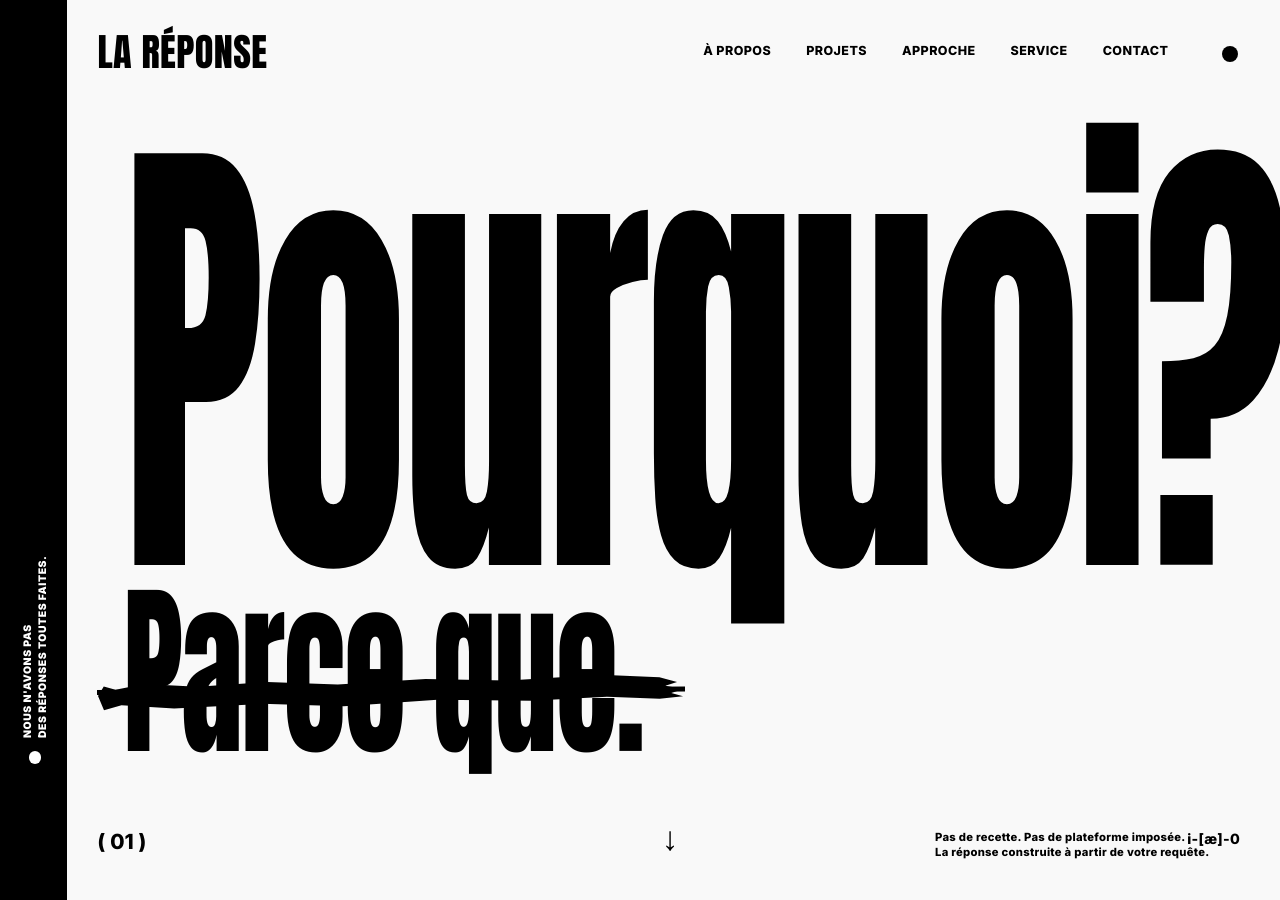
<file: index.html>
<!doctype html>
<html lang="fr">
<head>
  <meta charset="utf-8">
  <meta name="viewport" content="width=device-width, initial-scale=1">

  <meta
    name="description"
    content="La Réponse construit des solutions numériques sobres et sur mesure pour les systèmes, les habitudes et les personnes déjà en place."
  >
  <meta name="author" content="La Réponse">
  <meta name="robots" content="index, follow">
  <meta name="theme-color" content="#f9f9f9">
  <meta name="color-scheme" content="light">
  <meta name="format-detection" content="telephone=no">

  <title>La Réponse | Solutions numériques sur mesure</title>

  <link rel="preconnect" href="https://fonts.googleapis.com">
  <link rel="preconnect" href="https://fonts.gstatic.com" crossorigin>
  <link
    href="https://fonts.googleapis.com/css2?family=Anton&family=Inter:wght@700;800;900&display=swap"
    rel="stylesheet"
  >

  <style>
    :root {
      --paper: #f9f9f9;
      --ink: #000000;
      --white: #ffffff;
    }

    *,
    *::before,
    *::after {
      box-sizing: border-box;
    }

    html,
    body {
      width: 100%;
      min-height: 100%;
      margin: 0;
    }

    html {
      background: var(--paper);
    }

    body {
      overflow: hidden;
      background: var(--paper);
      color: var(--ink);
      font-family: "Inter", Arial, Helvetica, sans-serif;
      font-synthesis: none;
      -webkit-font-smoothing: antialiased;
      text-rendering: geometricPrecision;
    }

    a {
      color: inherit;
    }

    .skip-link {
      position: fixed;
      z-index: 100;
      top: 1rem;
      left: 1rem;
      padding: 0.75rem 1rem;
      background: var(--ink);
      color: var(--white);
      transform: translateY(-200%);
    }

    .skip-link:focus {
      transform: translateY(0);
    }

    /*
      Reference viewport: 1536 × 1024.
      Horizontal measurements use vw.
      Vertical measurements use vh.
    */

    .page {
      position: relative;
      isolation: isolate;
      width: 100vw;
      height: 100vh;
      overflow: hidden;
      background: var(--paper);
    }

    @supports (height: 100svh) {
      .page {
        height: 100svh;
      }
    }

    /* Header */

    .site-header {
      position: absolute;
      z-index: 10;
      top: 0;
      right: 0;
      left: 5.208333vw;
      height: 12vh;
      display: flex;
      align-items: flex-start;
      padding-right: 3.255208vw;
      padding-left: 2.408854vw;
    }

    .brand {
      display: inline-block;
      margin-top: 3.613281vh;
      font-family: "Anton", Impact, Haettenschweiler, sans-serif;
      font-size: min(2.994792vw, 4.492188vh);
      font-weight: 400;
      line-height: 1;
      letter-spacing: 0.01em;
      text-decoration: none;
      white-space: nowrap;
    }

    .site-nav {
      margin-top: 5.078125vh;
      margin-left: auto;
    }

    .site-nav ul {
      display: flex;
      align-items: center;
      gap: min(2.734375vw, 4.101563vh);
      margin: 0;
      padding: 0;
      list-style: none;
    }

    .site-nav a {
      display: block;
      font-size: min(0.976563vw, 1.464844vh);
      font-weight: 800;
      line-height: 1;
      letter-spacing: 0.035em;
      text-decoration: none;
      white-space: nowrap;
    }

    .site-nav a:hover,
    .site-nav a:focus-visible {
      text-decoration: underline;
      text-decoration-thickness: 0.08em;
      text-underline-offset: 0.3em;
    }

    .header-dot {
      flex: none;
      width: min(1.302083vw, 1.953125vh);
      height: min(1.302083vw, 1.953125vh);
      margin-top: 5.078125vh;
      margin-left: min(4.166667vw, 6.25vh);
      border-radius: 50%;
      background: var(--ink);
    }

    /* Left rail */

    .rail {
      position: absolute;
      z-index: 20;
      inset: 0 auto 0 0;
      width: 5.208333vw;
      overflow: hidden;
      background: var(--ink);
      color: var(--white);
    }

    .rail-copy {
      position: absolute;
      top: 82.03125vh;
      left: 1.822917vw;
      display: flex;
      flex-direction: column;
      gap: min(0.390625vw, 0.585938vh);
      margin: 0;
      color: var(--white);
      font-size: min(0.813802vw, 1.220703vh);
      font-weight: 900;
      line-height: 1;
      letter-spacing: 0.055em;
      white-space: nowrap;
      transform: rotate(-90deg);
      transform-origin: left top;
    }

    .rail-dot {
      position: absolute;
      top: 83.447266vh;
      left: 2.246094vw;
      width: min(0.976563vw, 1.464844vh);
      height: min(0.976563vw, 1.464844vh);
      border-radius: 50%;
      background: var(--white);
    }

    /* Hero */

    .main-content,
    .hero {
      position: absolute;
      inset: 0;
    }

    .hero-title {
      position: absolute;
      z-index: 1;
      top: 13.671875vh;
      left: 9.635417vw;
      margin: 0;
      font-family: "Anton", Impact, Haettenschweiler, sans-serif;
      font-size: min(37.434896vw, 56.152344vh);
      font-weight: 400;
      line-height: 1;
      letter-spacing: -0.018em;
      white-space: nowrap;
      transform: scaleX(0.625);
      transform-origin: left top;
    }

    .answer {
      position: absolute;
      z-index: 2;
      top: 64.257813vh;
      left: 9.635417vw;
      margin: 0;
      line-height: 1;
      white-space: nowrap;
    }

    .answer-text {
      position: relative;
      z-index: 1;
      display: block;
      font-family: "Anton", Impact, Haettenschweiler, sans-serif;
      font-size: min(14.648438vw, 21.972656vh);
      font-weight: 400;
      line-height: 1;
      letter-spacing: -0.015em;
      transform: scaleX(0.68);
      transform-origin: left top;
    }

    .answer-strike {
      position: absolute;
      z-index: 3;
      top: 10.839844vh;
      left: -1.953125vw;
      width: 45.703125vw;
      height: 4.296875vh;
      background: var(--ink);
      clip-path: polygon(
        0% 52%,
        1% 27%,
        3% 36%,
        8% 22%,
        17% 30%,
        29% 20%,
        41% 28%,
        56% 16%,
        70% 22%,
        86% 9%,
        96% 17%,
        99% 30%,
        97% 39%,
        100% 48%,
        98% 58%,
        100% 67%,
        96% 73%,
        87% 66%,
        74% 75%,
        58% 70%,
        42% 84%,
        28% 76%,
        13% 86%,
        4% 76%,
        1% 89%
      );
      transform: rotate(-0.55deg);
      transform-origin: left center;
    }

    .answer::before {
      content: "";
      position: absolute;
      z-index: 4;
      top: 12.45vh;
      left: -2.05vw;
      width: 45.9vw;
      height: 0.55vh;
      background: var(--ink);
      transform: rotate(-0.35deg);
      transform-origin: left center;
    }

    /* Footer */

    .page-footer {
      position: absolute;
      z-index: 10;
      inset: 0;
      pointer-events: none;
    }

    .footer-index {
      position: absolute;
      top: 92.578125vh;
      left: 7.617188vw;
      margin: 0;
      font-size: min(1.627604vw, 2.441406vh);
      font-weight: 800;
      line-height: 1;
      letter-spacing: 0.015em;
      white-space: nowrap;
    }

    .footer-cue {
      position: absolute;
      top: 91.40625vh;
      left: 52.34375vw;
      font-family: Arial, Helvetica, sans-serif;
      font-size: min(2.604167vw, 3.90625vh);
      font-weight: 300;
      line-height: 1;
      transform: translateX(-50%);
    }

    .footer-copy {
      position: absolute;
      top: 92.1875vh;
      left: 73.046875vw;
      margin: 0;
      font-size: min(0.878906vw, 1.318359vh);
      font-weight: 800;
      line-height: 1.4;
      letter-spacing: 0.025em;
      white-space: nowrap;
    }

    .footer-plus {
      position: absolute;
      top: 92.578125vh;
      right: 3.125vw;
      font-size: min(1.106771vw, 1.660156vh);
      font-weight: 800;
      line-height: 1;
      letter-spacing: 0.02em;
      white-space: nowrap;
    }
  </style>
</head>

<body id="accueil">
  <a class="skip-link" href="#contenu">
    Aller au contenu principal
  </a>

  <div class="page">
    <header class="site-header">
      <a class="brand" href="/" aria-label="La Réponse — accueil">
        LA RÉPONSE
      </a>

      <nav class="site-nav" aria-label="Navigation principale">
        <ul>
          <li><a href="/a-propos/">À PROPOS</a></li>
          <li><a href="/projets/">PROJETS</a></li>
          <li><a href="/approche/">APPROCHE</a></li>
          <li><a href="/services/">SERVICE</a></li>
          <li><a href="/contact/">CONTACT</a></li>
        </ul>
      </nav>

      <span class="header-dot" aria-hidden="true"></span>
    </header>

    <aside class="rail" aria-label="Manifeste latéral">
      <p class="rail-copy">
        <span>NOUS N'AVONS PAS</span>
        <span>DES RÉPONSES TOUTES FAITES.</span>
      </p>

      <span class="rail-dot" aria-hidden="true"></span>
    </aside>

    <main id="contenu" class="main-content" tabindex="-1">
      <section class="hero" aria-labelledby="titre-hero">
        <h1 id="titre-hero" class="hero-title">
          Pourquoi?
        </h1>

        <p class="answer" aria-label="Parce que.">
          <span class="answer-text">
            <span>Parce que</span><span>.</span>
          </span>

          <span class="answer-strike" aria-hidden="true"></span>
        </p>
      </section>
    </main>

    <footer class="page-footer">
      <p class="footer-index">( 01 )</p>

      <div class="footer-cue" aria-hidden="true">↓</div>

      <p class="footer-copy">
        Pas de recette. Pas de plateforme imposée.<br>
        La réponse construite à partir de votre requête.
      </p>

      <span class="footer-plus" aria-hidden="true">i-[æ]-0</span>
    </footer>
  </div>
</body>
</html>
</file>
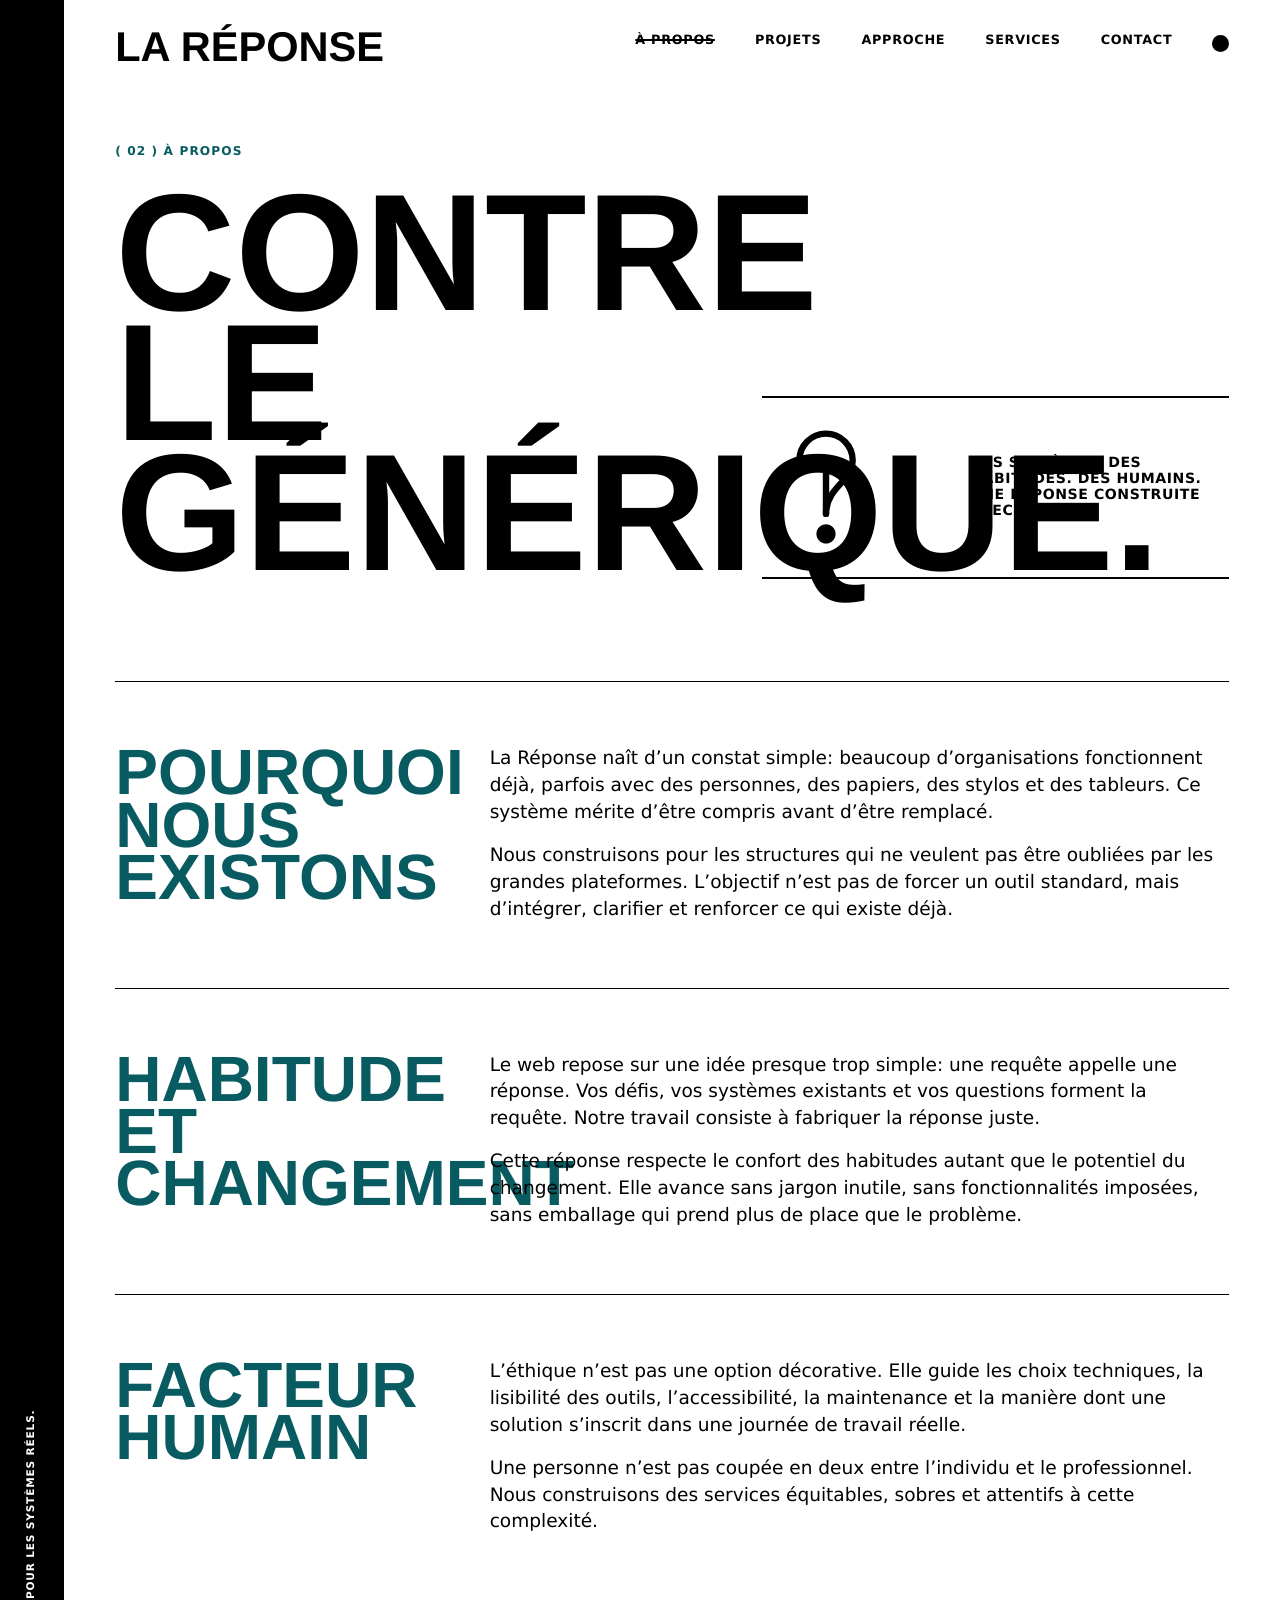
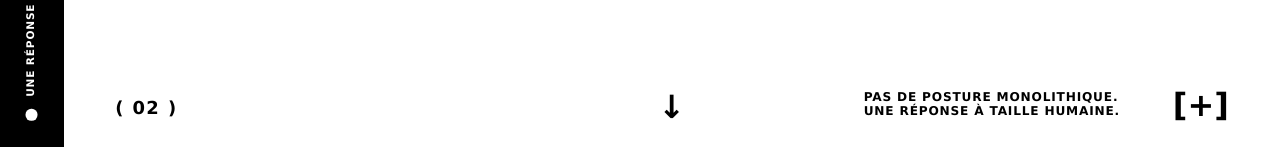
<file: a-propos/index.html>
<!doctype html>
<html lang="fr">
<head>
  <meta charset="utf-8">
  <meta name="viewport" content="width=device-width, initial-scale=1">
  <meta name="description" content="La Réponse construit des solutions numériques sur mesure pour les systèmes, les habitudes et les personnes déjà en place.">
  <title>À propos | La Réponse</title>
  <link rel="stylesheet" href="/assets/site.css">
</head>

<body>
  <a class="skip-link" href="#contenu">Aller au contenu principal</a>

  <div class="page">
    <header class="site-header">
      <a class="brand" href="/" aria-label="La Réponse — accueil">LA RÉPONSE</a>

      <nav class="site-nav" aria-label="Navigation principale">
        <ul>
          <li><a href="/a-propos/" aria-current="page">À PROPOS</a></li>
          <li><a href="/projets/">PROJETS</a></li>
          <li><a href="/approche/">APPROCHE</a></li>
          <li><a href="/services/">SERVICES</a></li>
          <li><a href="/contact/">CONTACT</a></li>
        </ul>
      </nav>

      <span class="header-dot" aria-hidden="true"></span>
    </header>

    <aside class="rail" aria-label="Manifeste latéral">
      <div class="rail__stack">
        <span class="rail__dot" aria-hidden="true"></span>
        <p>UNE RÉPONSE POUR LES SYSTÈMES RÉELS.</p>
      </div>
    </aside>

    <main id="contenu" class="main-content" tabindex="-1">
      <div class="content-shell">
        <p class="page-kicker">( 02 ) À propos</p>

        <div class="lead-grid">
          <div>
            <h1 class="page-title page-title--wide">Contre le générique.</h1>
          </div>

          <div class="mark-panel">
            <img src="/prototype/Interrobang_(fixed_width).svg" alt="" aria-hidden="true">
            <p>Des systèmes. Des habitudes. Des humains. Une réponse construite avec eux.</p>
          </div>
        </div>

        <section class="section-band" aria-labelledby="exister">
          <h2 id="exister">Pourquoi nous existons</h2>
          <div class="copy">
            <p>La Réponse naît d’un constat simple: beaucoup d’organisations fonctionnent déjà, parfois avec des personnes, des papiers, des stylos et des tableurs. Ce système mérite d’être compris avant d’être remplacé.</p>
            <p>Nous construisons pour les structures qui ne veulent pas être oubliées par les grandes plateformes. L’objectif n’est pas de forcer un outil standard, mais d’intégrer, clarifier et renforcer ce qui existe déjà.</p>
          </div>
        </section>

        <section class="section-band" aria-labelledby="equilibre">
          <h2 id="equilibre">Habitude et changement</h2>
          <div class="copy">
            <p>Le web repose sur une idée presque trop simple: une requête appelle une réponse. Vos défis, vos systèmes existants et vos questions forment la requête. Notre travail consiste à fabriquer la réponse juste.</p>
            <p>Cette réponse respecte le confort des habitudes autant que le potentiel du changement. Elle avance sans jargon inutile, sans fonctionnalités imposées, sans emballage qui prend plus de place que le problème.</p>
          </div>
        </section>

        <section class="section-band" aria-labelledby="humain">
          <h2 id="humain">Facteur humain</h2>
          <div class="copy">
            <p>L’éthique n’est pas une option décorative. Elle guide les choix techniques, la lisibilité des outils, l’accessibilité, la maintenance et la manière dont une solution s’inscrit dans une journée de travail réelle.</p>
            <p>Une personne n’est pas coupée en deux entre l’individu et le professionnel. Nous construisons des services équitables, sobres et attentifs à cette complexité.</p>
          </div>
        </section>
      </div>
    </main>

    <footer class="page-footer">
      <p class="footer-index">( 02 )</p>
      <div class="footer-cue" aria-hidden="true">↓</div>
      <div class="footer-right">
        <p>Pas de posture monolithique. Une réponse à taille humaine.</p>
        <span class="footer-plus" aria-hidden="true">[+]</span>
      </div>
    </footer>
  </div>
</body>
</html>
</file>
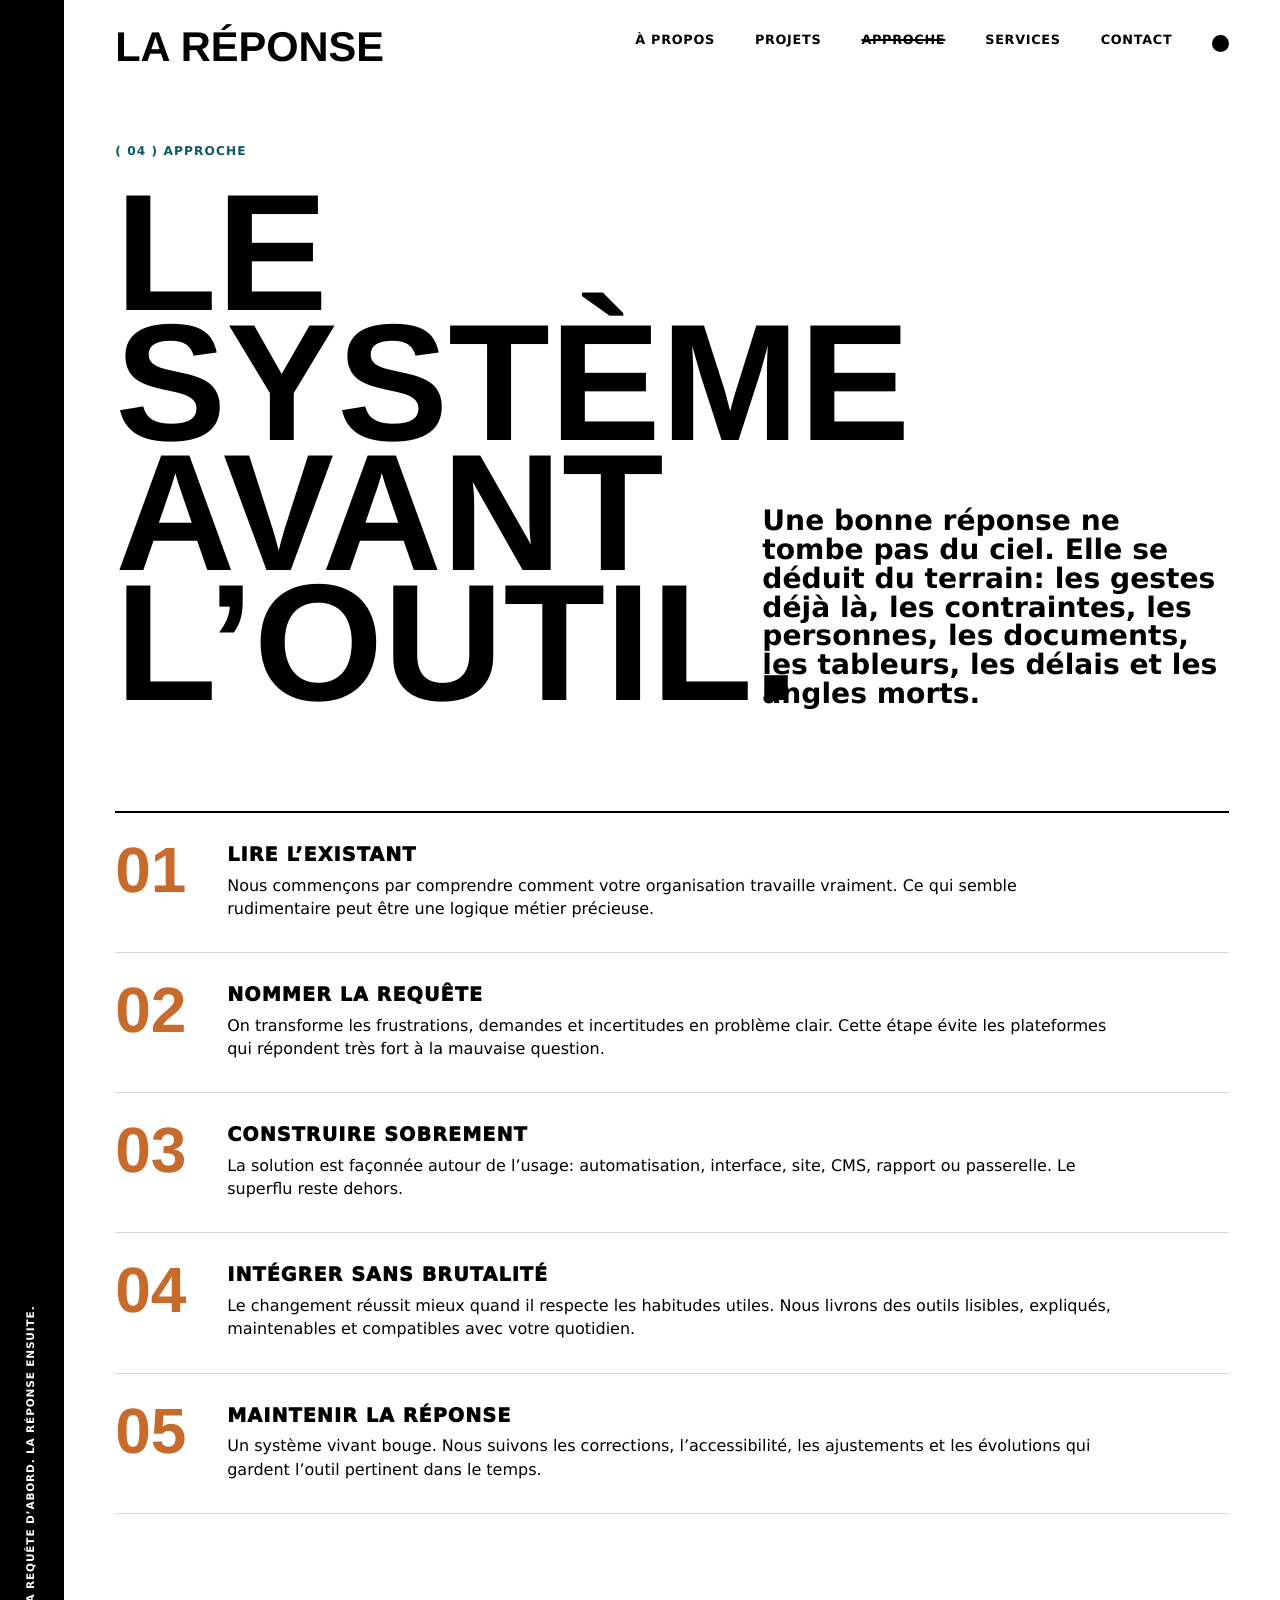
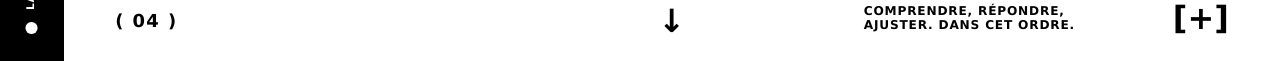
<file: approche/index.html>
<!doctype html>
<html lang="fr">
<head>
  <meta charset="utf-8">
  <meta name="viewport" content="width=device-width, initial-scale=1">
  <meta name="description" content="L’approche de La Réponse: comprendre l’existant, concevoir avec les habitudes, livrer sobrement et maintenir dans le temps.">
  <title>Approche | La Réponse</title>
  <link rel="stylesheet" href="/assets/site.css">
</head>

<body>
  <a class="skip-link" href="#contenu">Aller au contenu principal</a>

  <div class="page">
    <header class="site-header">
      <a class="brand" href="/" aria-label="La Réponse — accueil">LA RÉPONSE</a>

      <nav class="site-nav" aria-label="Navigation principale">
        <ul>
          <li><a href="/a-propos/">À PROPOS</a></li>
          <li><a href="/projets/">PROJETS</a></li>
          <li><a href="/approche/" aria-current="page">APPROCHE</a></li>
          <li><a href="/services/">SERVICES</a></li>
          <li><a href="/contact/">CONTACT</a></li>
        </ul>
      </nav>

      <span class="header-dot" aria-hidden="true"></span>
    </header>

    <aside class="rail" aria-label="Manifeste latéral">
      <div class="rail__stack">
        <span class="rail__dot" aria-hidden="true"></span>
        <p>LA REQUÊTE D’ABORD. LA RÉPONSE ENSUITE.</p>
      </div>
    </aside>

    <main id="contenu" class="main-content" tabindex="-1">
      <div class="content-shell">
        <p class="page-kicker">( 04 ) Approche</p>

        <div class="lead-grid">
          <div>
            <h1 class="page-title page-title--wide">Le système avant l’outil.</h1>
          </div>

          <p class="lead">Une bonne réponse ne tombe pas du ciel. Elle se déduit du terrain: les gestes déjà là, les contraintes, les personnes, les documents, les tableurs, les délais et les angles morts.</p>
        </div>

        <ol class="process">
          <li>
            <div>
              <h2>Lire l’existant</h2>
              <p>Nous commençons par comprendre comment votre organisation travaille vraiment. Ce qui semble rudimentaire peut être une logique métier précieuse.</p>
            </div>
          </li>
          <li>
            <div>
              <h2>Nommer la requête</h2>
              <p>On transforme les frustrations, demandes et incertitudes en problème clair. Cette étape évite les plateformes qui répondent très fort à la mauvaise question.</p>
            </div>
          </li>
          <li>
            <div>
              <h2>Construire sobrement</h2>
              <p>La solution est façonnée autour de l’usage: automatisation, interface, site, CMS, rapport ou passerelle. Le superflu reste dehors.</p>
            </div>
          </li>
          <li>
            <div>
              <h2>Intégrer sans brutalité</h2>
              <p>Le changement réussit mieux quand il respecte les habitudes utiles. Nous livrons des outils lisibles, expliqués, maintenables et compatibles avec votre quotidien.</p>
            </div>
          </li>
          <li>
            <div>
              <h2>Maintenir la réponse</h2>
              <p>Un système vivant bouge. Nous suivons les corrections, l’accessibilité, les ajustements et les évolutions qui gardent l’outil pertinent dans le temps.</p>
            </div>
          </li>
        </ol>
      </div>
    </main>

    <footer class="page-footer">
      <p class="footer-index">( 04 )</p>
      <div class="footer-cue" aria-hidden="true">↓</div>
      <div class="footer-right">
        <p>Comprendre, répondre, ajuster. Dans cet ordre.</p>
        <span class="footer-plus" aria-hidden="true">[+]</span>
      </div>
    </footer>
  </div>
</body>
</html>
</file>
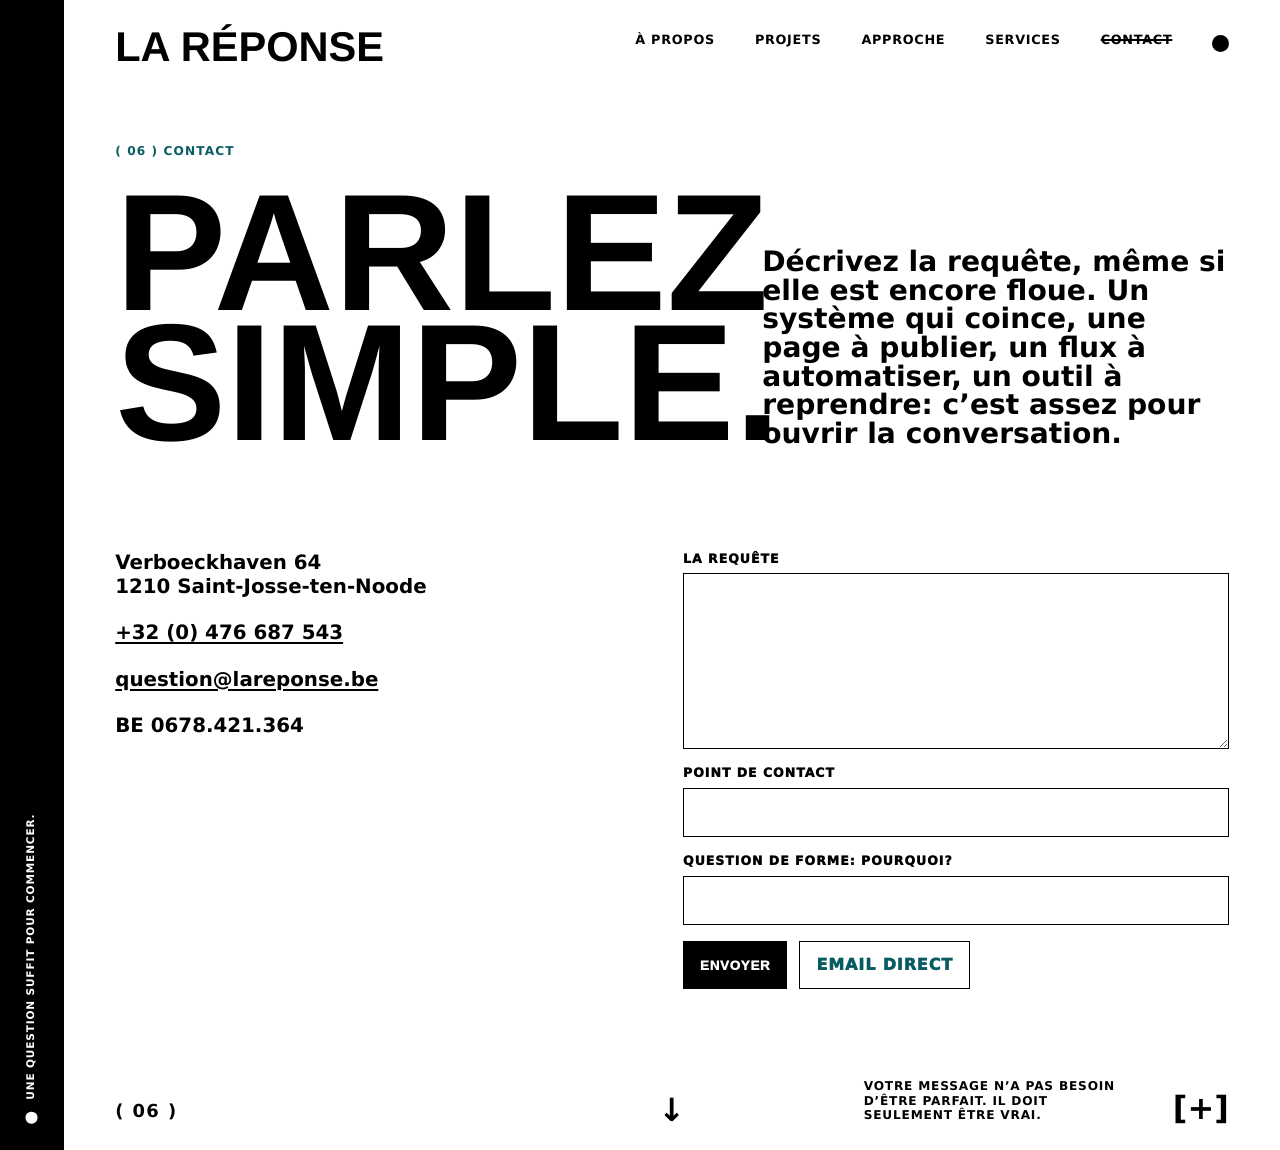
<file: contact/index.html>
<!doctype html>
<html lang="fr">
<head>
  <meta charset="utf-8">
  <meta name="viewport" content="width=device-width, initial-scale=1">
  <meta name="description" content="Contactez La Réponse à Saint-Josse-ten-Noode: question@lareponse.be ou +32 (0) 476 687 543.">
  <title>Contact | La Réponse</title>
  <link rel="stylesheet" href="/assets/site.css">
</head>

<body>
  <a class="skip-link" href="#contenu">Aller au contenu principal</a>

  <div class="page">
    <header class="site-header">
      <a class="brand" href="/" aria-label="La Réponse — accueil">LA RÉPONSE</a>

      <nav class="site-nav" aria-label="Navigation principale">
        <ul>
          <li><a href="/a-propos/">À PROPOS</a></li>
          <li><a href="/projets/">PROJETS</a></li>
          <li><a href="/approche/">APPROCHE</a></li>
          <li><a href="/services/">SERVICES</a></li>
          <li><a href="/contact/" aria-current="page">CONTACT</a></li>
        </ul>
      </nav>

      <span class="header-dot" aria-hidden="true"></span>
    </header>

    <aside class="rail" aria-label="Manifeste latéral">
      <div class="rail__stack">
        <span class="rail__dot" aria-hidden="true"></span>
        <p>UNE QUESTION SUFFIT POUR COMMENCER.</p>
      </div>
    </aside>

    <main id="contenu" class="main-content" tabindex="-1">
      <div class="content-shell">
        <p class="page-kicker">( 06 ) Contact</p>

        <div class="lead-grid">
          <div>
            <h1 class="page-title">Parlez simple.</h1>
          </div>

          <p class="lead">Décrivez la requête, même si elle est encore floue. Un système qui coince, une page à publier, un flux à automatiser, un outil à reprendre: c’est assez pour ouvrir la conversation.</p>
        </div>

        <div class="contact-grid">
          <address class="contact-details">
            <span>Verboeckhaven 64<br>1210 Saint-Josse-ten-Noode</span>
            <span><a href="tel:+32476687543">+32 (0) 476 687 543</a></span>
            <span><a href="mailto:question@lareponse.be">question@lareponse.be</a></span>
            <span>BE 0678.421.364</span>
          </address>

          <form class="contact-form" action="mailto:question@lareponse.be" method="post" enctype="text/plain">
            <div class="field">
              <label for="message">La requête</label>
              <textarea id="message" name="message" required></textarea>
            </div>

            <div class="field">
              <label for="contact-info">Point de contact</label>
              <input id="contact-info" name="contact" type="text" autocomplete="email" required>
            </div>

            <div class="field">
              <label for="captcha">Question de forme: pourquoi?</label>
              <input id="captcha" name="captcha" type="text" required pattern="[Pp]arce que\.?" title="Répondez: Parce que">
            </div>

            <div class="button-row">
              <button class="button" type="submit">Envoyer</button>
              <a class="button button--ghost" href="mailto:question@lareponse.be">Email direct</a>
            </div>
          </form>
        </div>
      </div>
    </main>

    <footer class="page-footer">
      <p class="footer-index">( 06 )</p>
      <div class="footer-cue" aria-hidden="true">↓</div>
      <div class="footer-right">
        <p>Votre message n’a pas besoin d’être parfait. Il doit seulement être vrai.</p>
        <span class="footer-plus" aria-hidden="true">[+]</span>
      </div>
    </footer>
  </div>
</body>
</html>
</file>
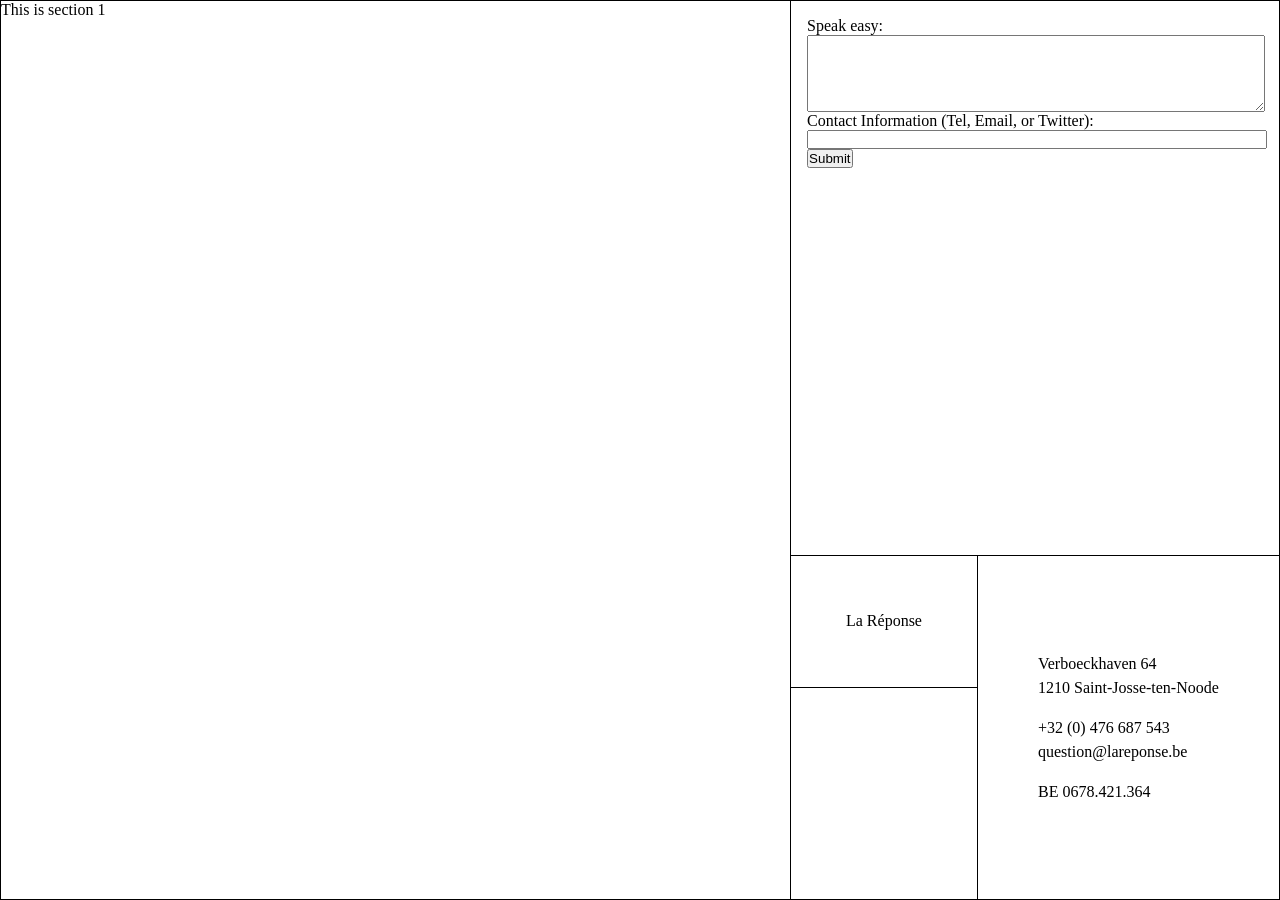
<file: position/index.html>
<!DOCTYPE html>
<html lang="en">

<head>
    <meta charset="UTF-8">
    <title>La Réponse</title>
    <link rel="stylesheet" href="lareponse.css">
    <meta name="viewport" content="width=device-width, initial-scale=1.0">
    <meta name="description" content="La Réponse offers tailored solutions in a digital world often reduced to one-size-fits-all answers. We integrate seamlessly into your existing systems, balancing the comfort of established habits with transformative change, all while respecting the human complexity behind each project. Choose La Réponse as your catalyst for meaningful, ethical innovation.">
    <meta name="author" content="Sammy Dieleman">
    <meta property="og:title" content="La Réponse">
    <meta property="og:description" content="La Réponse offers tailored solutions in a digital world often reduced to one-size-fits-all answers. We integrate seamlessly into your existing systems, balancing the comfort of established habits with transformative change, all while respecting the human complexity behind each project. Choose La Réponse as your catalyst for meaningful, ethical innovation.">
    <meta property="og:image" content="https://avatars.githubusercontent.com/u/20891495?s=400&u=5c8ce41de45942bbb00f83fdfaa8f48f0227db59&v=4">
    <meta property="og:url" content="https://lareponse.be">
    <meta property="og:type" content="website">
</head>

<body>
    <div class="container">
        <div class="section" id="section1">This is section 1</div>
        <div class="section" id="section2">
            <form action="#" method="post">
                <label for="content">Speak easy:</label>
                <textarea id="content" name="content" rows="5" required></textarea>
                
                <label for="contactInfo">Contact Information (Tel, Email, or Twitter):</label>
                <input type="text" id="contactInfo" name="contactInfo" required>
                
                <button type="submit">Submit</button>
            </form>
        </div>
        <div class="section centered" id="section3">
            <address>
                <span>Verboeckhaven 64</span>
                <span class="spaced">1210 Saint-Josse-ten-Noode</span>
                <span>+32 (0) 476 687 543</span>
                <span class="spaced">question@lareponse.be</span>
                <span>BE 0678.421.364</span>
            </address>
        </div>
        <div class="section" id="section4">
        </div>
        <div class="section centered" id="section5">La Réponse</div>
    </div>
    <script src="goldenratio.js"></script>
</body>

</html>
</file>
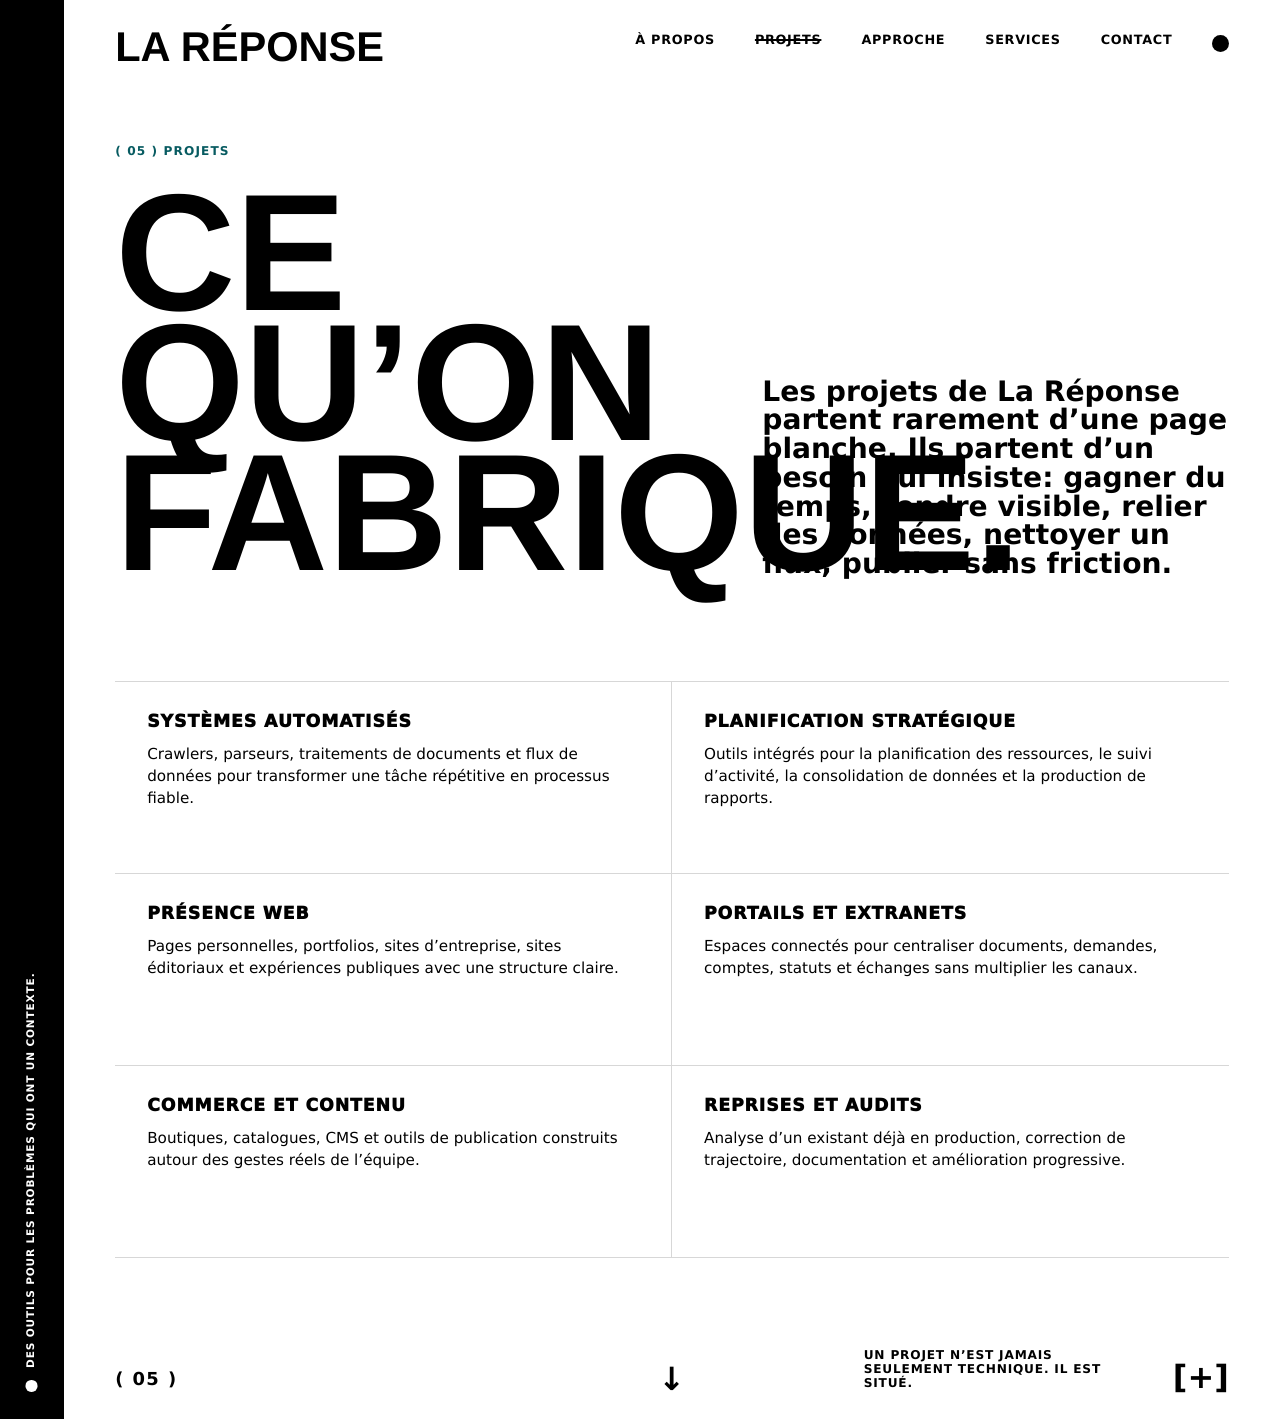
<file: projets/index.html>
<!doctype html>
<html lang="fr">
<head>
  <meta charset="utf-8">
  <meta name="viewport" content="width=device-width, initial-scale=1">
  <meta name="description" content="Les types de projets construits par La Réponse: automatisation, planification, sites, portails, e-commerce, CMS et audits.">
  <title>Projets | La Réponse</title>
  <link rel="stylesheet" href="/assets/site.css">
</head>

<body>
  <a class="skip-link" href="#contenu">Aller au contenu principal</a>

  <div class="page">
    <header class="site-header">
      <a class="brand" href="/" aria-label="La Réponse — accueil">LA RÉPONSE</a>

      <nav class="site-nav" aria-label="Navigation principale">
        <ul>
          <li><a href="/a-propos/">À PROPOS</a></li>
          <li><a href="/projets/" aria-current="page">PROJETS</a></li>
          <li><a href="/approche/">APPROCHE</a></li>
          <li><a href="/services/">SERVICES</a></li>
          <li><a href="/contact/">CONTACT</a></li>
        </ul>
      </nav>

      <span class="header-dot" aria-hidden="true"></span>
    </header>

    <aside class="rail" aria-label="Manifeste latéral">
      <div class="rail__stack">
        <span class="rail__dot" aria-hidden="true"></span>
        <p>DES OUTILS POUR LES PROBLÈMES QUI ONT UN CONTEXTE.</p>
      </div>
    </aside>

    <main id="contenu" class="main-content" tabindex="-1">
      <div class="content-shell">
        <p class="page-kicker">( 05 ) Projets</p>

        <div class="lead-grid">
          <div>
            <h1 class="page-title">Ce qu’on fabrique.</h1>
          </div>

          <p class="lead">Les projets de La Réponse partent rarement d’une page blanche. Ils partent d’un besoin qui insiste: gagner du temps, rendre visible, relier des données, nettoyer un flux, publier sans friction.</p>
        </div>

        <ul class="item-list" aria-label="Familles de projets">
          <li>
            <h2>Systèmes automatisés</h2>
            <p>Crawlers, parseurs, traitements de documents et flux de données pour transformer une tâche répétitive en processus fiable.</p>
          </li>
          <li>
            <h2>Planification stratégique</h2>
            <p>Outils intégrés pour la planification des ressources, le suivi d’activité, la consolidation de données et la production de rapports.</p>
          </li>
          <li>
            <h2>Présence web</h2>
            <p>Pages personnelles, portfolios, sites d’entreprise, sites éditoriaux et expériences publiques avec une structure claire.</p>
          </li>
          <li>
            <h2>Portails et extranets</h2>
            <p>Espaces connectés pour centraliser documents, demandes, comptes, statuts et échanges sans multiplier les canaux.</p>
          </li>
          <li>
            <h2>Commerce et contenu</h2>
            <p>Boutiques, catalogues, CMS et outils de publication construits autour des gestes réels de l’équipe.</p>
          </li>
          <li>
            <h2>Reprises et audits</h2>
            <p>Analyse d’un existant déjà en production, correction de trajectoire, documentation et amélioration progressive.</p>
          </li>
        </ul>
      </div>
    </main>

    <footer class="page-footer">
      <p class="footer-index">( 05 )</p>
      <div class="footer-cue" aria-hidden="true">↓</div>
      <div class="footer-right">
        <p>Un projet n’est jamais seulement technique. Il est situé.</p>
        <span class="footer-plus" aria-hidden="true">[+]</span>
      </div>
    </footer>
  </div>
</body>
</html>
</file>
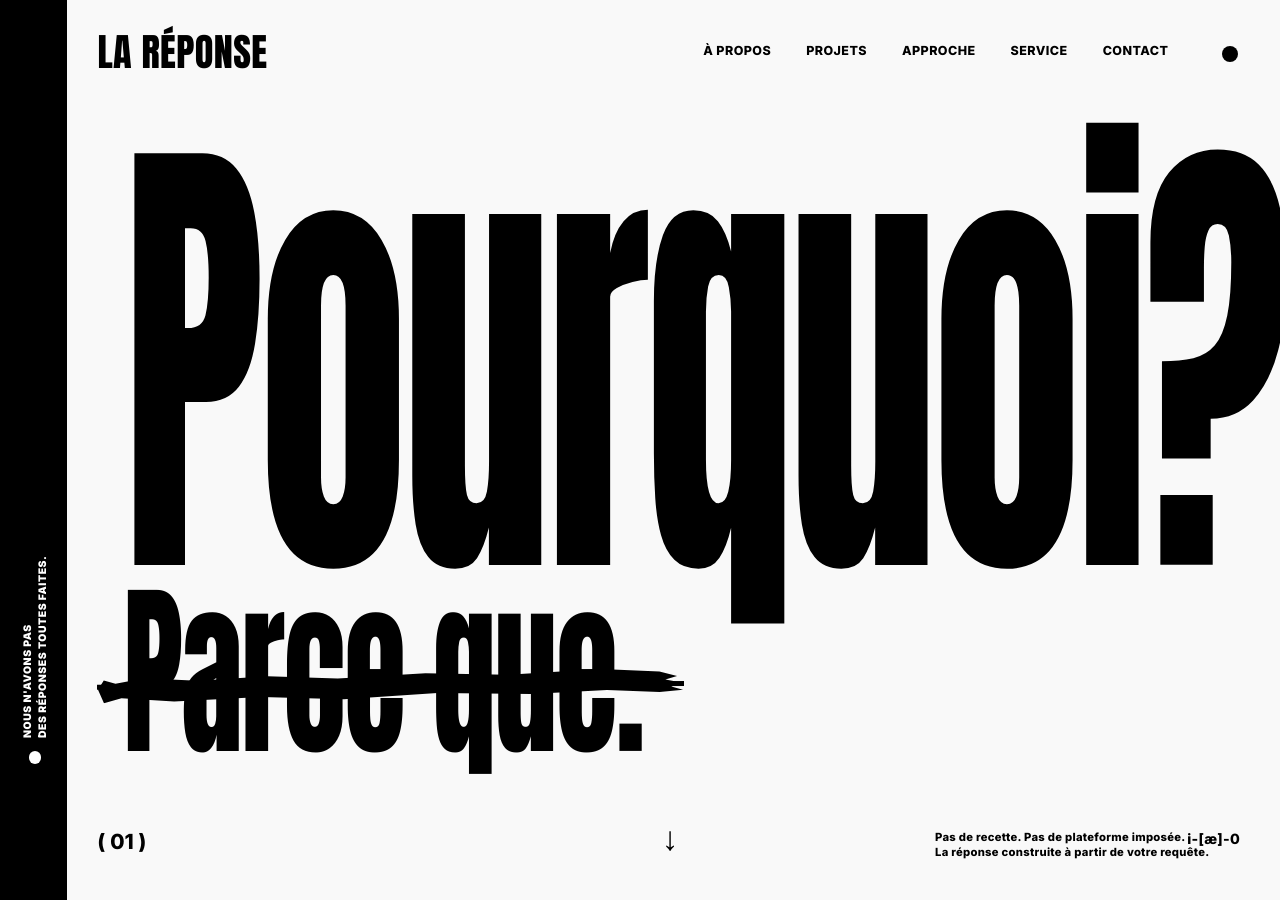
<file: public/index.html>
<!doctype html>
<html lang="fr">
<head>
  <meta charset="utf-8">
  <meta name="viewport" content="width=device-width, initial-scale=1">

  <meta
    name="description"
    content="La Réponse construit des solutions numériques sobres et sur mesure pour les systèmes, les habitudes et les personnes déjà en place."
  >
  <meta name="author" content="La Réponse">
  <meta name="robots" content="index, follow">
  <meta name="theme-color" content="#f9f9f9">
  <meta name="color-scheme" content="light">
  <meta name="format-detection" content="telephone=no">

  <title>La Réponse | Solutions numériques sur mesure</title>

  <link rel="preconnect" href="https://fonts.googleapis.com">
  <link rel="preconnect" href="https://fonts.gstatic.com" crossorigin>
  <link
    href="https://fonts.googleapis.com/css2?family=Anton&family=Inter:wght@700;800;900&display=swap"
    rel="stylesheet"
  >

  <style>
    :root {
      --paper: #f9f9f9;
      --ink: #000000;
      --white: #ffffff;
    }

    *,
    *::before,
    *::after {
      box-sizing: border-box;
    }

    html,
    body {
      width: 100%;
      min-height: 100%;
      margin: 0;
    }

    html {
      background: var(--paper);
    }

    body {
      overflow: hidden;
      background: var(--paper);
      color: var(--ink);
      font-family: "Inter", Arial, Helvetica, sans-serif;
      font-synthesis: none;
      -webkit-font-smoothing: antialiased;
      text-rendering: geometricPrecision;
    }

    a {
      color: inherit;
    }

    .skip-link {
      position: fixed;
      z-index: 100;
      top: 1rem;
      left: 1rem;
      padding: 0.75rem 1rem;
      background: var(--ink);
      color: var(--white);
      transform: translateY(-200%);
    }

    .skip-link:focus {
      transform: translateY(0);
    }

    /*
      Reference viewport: 1536 × 1024.
      Horizontal measurements use vw.
      Vertical measurements use vh.
    */

    .page {
      position: relative;
      isolation: isolate;
      width: 100vw;
      height: 100vh;
      overflow: hidden;
      background: var(--paper);
    }

    @supports (height: 100svh) {
      .page {
        height: 100svh;
      }
    }

    /* Header */

    .site-header {
      position: absolute;
      z-index: 10;
      top: 0;
      right: 0;
      left: 5.208333vw;
      height: 12vh;
      display: flex;
      align-items: flex-start;
      padding-right: 3.255208vw;
      padding-left: 2.408854vw;
    }

    .brand {
      display: inline-block;
      margin-top: 3.613281vh;
      font-family: "Anton", Impact, Haettenschweiler, sans-serif;
      font-size: min(2.994792vw, 4.492188vh);
      font-weight: 400;
      line-height: 1;
      letter-spacing: 0.01em;
      text-decoration: none;
      white-space: nowrap;
    }

    .site-nav {
      margin-top: 5.078125vh;
      margin-left: auto;
    }

    .site-nav ul {
      display: flex;
      align-items: center;
      gap: min(2.734375vw, 4.101563vh);
      margin: 0;
      padding: 0;
      list-style: none;
    }

    .site-nav a {
      display: block;
      font-size: min(0.976563vw, 1.464844vh);
      font-weight: 800;
      line-height: 1;
      letter-spacing: 0.035em;
      text-decoration: none;
      white-space: nowrap;
    }

    .site-nav a:hover,
    .site-nav a:focus-visible {
      text-decoration: underline;
      text-decoration-thickness: 0.08em;
      text-underline-offset: 0.3em;
    }

    .header-dot {
      flex: none;
      width: min(1.302083vw, 1.953125vh);
      height: min(1.302083vw, 1.953125vh);
      margin-top: 5.078125vh;
      margin-left: min(4.166667vw, 6.25vh);
      border-radius: 50%;
      background: var(--ink);
    }

    /* Left rail */

    .rail {
      position: absolute;
      z-index: 20;
      inset: 0 auto 0 0;
      width: 5.208333vw;
      overflow: hidden;
      background: var(--ink);
      color: var(--white);
    }

    .rail-copy {
      position: absolute;
      top: 82.03125vh;
      left: 1.822917vw;
      display: flex;
      flex-direction: column;
      gap: min(0.390625vw, 0.585938vh);
      margin: 0;
      color: var(--white);
      font-size: min(0.813802vw, 1.220703vh);
      font-weight: 900;
      line-height: 1;
      letter-spacing: 0.055em;
      white-space: nowrap;
      transform: rotate(-90deg);
      transform-origin: left top;
    }

    .rail-dot {
      position: absolute;
      top: 83.447266vh;
      left: 2.246094vw;
      width: min(0.976563vw, 1.464844vh);
      height: min(0.976563vw, 1.464844vh);
      border-radius: 50%;
      background: var(--white);
    }

    /* Hero */

    .main-content,
    .hero {
      position: absolute;
      inset: 0;
    }

    .hero-title {
      position: absolute;
      z-index: 1;
      top: 13.671875vh;
      left: 9.635417vw;
      margin: 0;
      font-family: "Anton", Impact, Haettenschweiler, sans-serif;
      font-size: min(37.434896vw, 56.152344vh);
      font-weight: 400;
      line-height: 1;
      letter-spacing: -0.018em;
      white-space: nowrap;
      transform: scaleX(0.625);
      transform-origin: left top;
    }

    .answer {
      position: absolute;
      z-index: 2;
      top: 64.257813vh;
      left: 9.635417vw;
      margin: 0;
      font-size: min(14.648438vw, 21.972656vh);
      line-height: 1;
      white-space: nowrap;
    }

    .answer-text {
      position: relative;
      z-index: 1;
      display: block;
      font-family: "Anton", Impact, Haettenschweiler, sans-serif;
      font-size: inherit;
      font-weight: 400;
      line-height: 1;
      letter-spacing: -0.015em;
      transform: scaleX(0.68);
      transform-origin: left top;
    }

    .answer-strike {
      position: absolute;
      z-index: 3;
      top: 0.591em;
      left: -0.133em;
      width: 3.12em;
      height: 0.196em;
      background: var(--ink);
      clip-path: polygon(
        0% 52%,
        1% 27%,
        3% 36%,
        8% 22%,
        17% 30%,
        29% 20%,
        41% 28%,
        56% 16%,
        70% 22%,
        86% 9%,
        96% 17%,
        99% 30%,
        97% 39%,
        100% 48%,
        98% 58%,
        100% 67%,
        96% 73%,
        87% 66%,
        74% 75%,
        58% 70%,
        42% 84%,
        28% 76%,
        13% 86%,
        4% 76%,
        1% 89%
      );
      transform: translateY(-50%) rotate(-0.55deg);
      transform-origin: left center;
    }

    .answer::before {
      content: "";
      position: absolute;
      z-index: 4;
      top: 0.579em;
      left: -0.14em;
      width: 3.133em;
      height: 0.025em;
      background: var(--ink);
      transform: translateY(-50%) rotate(-0.35deg);
      transform-origin: left center;
    }

    /* Footer */

    .page-footer {
      position: absolute;
      z-index: 10;
      inset: 0;
      pointer-events: none;
    }

    .footer-index {
      position: absolute;
      top: 92.578125vh;
      left: 7.617188vw;
      margin: 0;
      font-size: min(1.627604vw, 2.441406vh);
      font-weight: 800;
      line-height: 1;
      letter-spacing: 0.015em;
      white-space: nowrap;
    }

    .footer-cue {
      position: absolute;
      top: 91.40625vh;
      left: 52.34375vw;
      font-family: Arial, Helvetica, sans-serif;
      font-size: min(2.604167vw, 3.90625vh);
      font-weight: 300;
      line-height: 1;
      transform: translateX(-50%);
    }

    .footer-copy {
      position: absolute;
      top: 92.1875vh;
      left: 73.046875vw;
      margin: 0;
      font-size: min(0.878906vw, 1.318359vh);
      font-weight: 800;
      line-height: 1.4;
      letter-spacing: 0.025em;
      white-space: nowrap;
    }

    .footer-plus {
      position: absolute;
      top: 92.578125vh;
      right: 3.125vw;
      font-size: min(1.106771vw, 1.660156vh);
      font-weight: 800;
      line-height: 1;
      letter-spacing: 0.02em;
      white-space: nowrap;
    }
  </style>
</head>

<body id="accueil">
  <a class="skip-link" href="#contenu">
    Aller au contenu principal
  </a>

  <div class="page">
    <header class="site-header">
      <a class="brand" href="/" aria-label="La Réponse — accueil">
        LA RÉPONSE
      </a>

      <nav class="site-nav" aria-label="Navigation principale">
        <ul>
          <li><a href="/a-propos/">À PROPOS</a></li>
          <li><a href="/projets/">PROJETS</a></li>
          <li><a href="/approche/">APPROCHE</a></li>
          <li><a href="/services/">SERVICE</a></li>
          <li><a href="/contact/">CONTACT</a></li>
        </ul>
      </nav>

      <span class="header-dot" aria-hidden="true"></span>
    </header>

    <aside class="rail" aria-label="Manifeste latéral">
      <p class="rail-copy">
        <span>NOUS N'AVONS PAS</span>
        <span>DES RÉPONSES TOUTES FAITES.</span>
      </p>

      <span class="rail-dot" aria-hidden="true"></span>
    </aside>

    <main id="contenu" class="main-content" tabindex="-1">
      <section class="hero" aria-labelledby="titre-hero">
        <h1 id="titre-hero" class="hero-title">
          Pourquoi?
        </h1>

        <p class="answer" aria-label="Parce que.">
          <span class="answer-text">
            <span>Parce que</span><span>.</span>
          </span>

          <span class="answer-strike" aria-hidden="true"></span>
        </p>
      </section>
    </main>

    <footer class="page-footer">
      <p class="footer-index">( 01 )</p>

      <div class="footer-cue" aria-hidden="true">↓</div>

      <p class="footer-copy">
        Pas de recette. Pas de plateforme imposée.<br>
        La réponse construite à partir de votre requête.
      </p>

      <span class="footer-plus" aria-hidden="true">i-[æ]-0</span>
    </footer>
  </div>
</body>
</html>
</file>
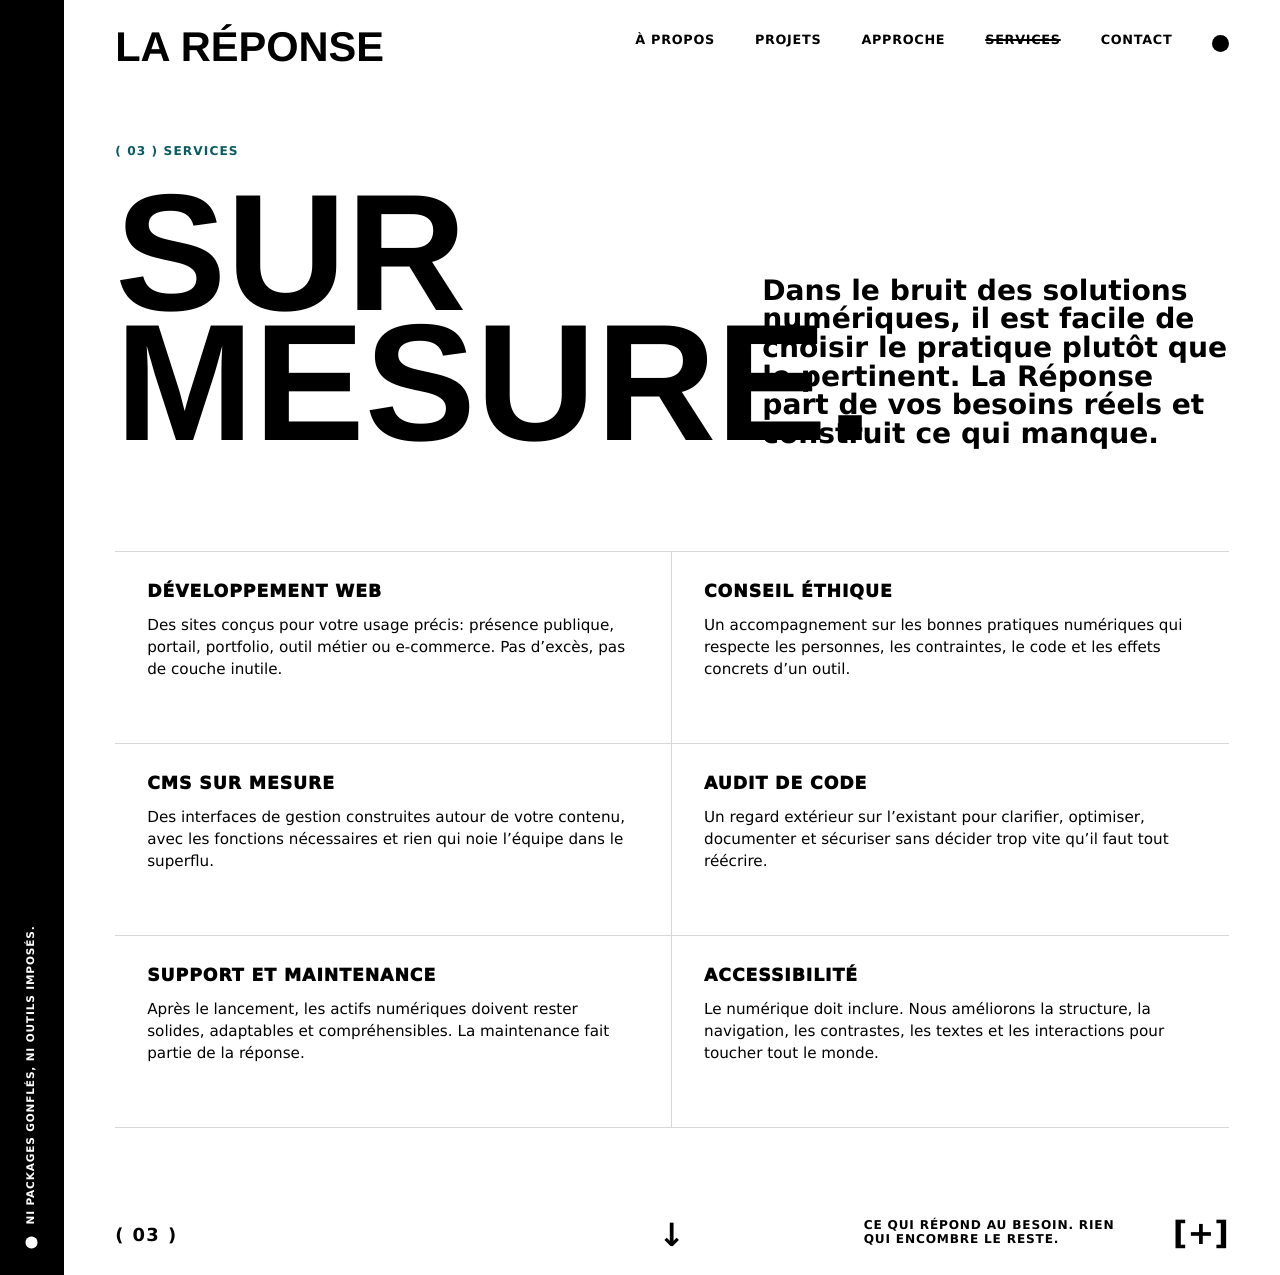
<file: services/index.html>
<!doctype html>
<html lang="fr">
<head>
  <meta charset="utf-8">
  <meta name="viewport" content="width=device-width, initial-scale=1">
  <meta name="description" content="Développement web, CMS sur mesure, audit, accessibilité, maintenance et conseil éthique par La Réponse.">
  <title>Services | La Réponse</title>
  <link rel="stylesheet" href="/assets/site.css">
</head>

<body>
  <a class="skip-link" href="#contenu">Aller au contenu principal</a>

  <div class="page">
    <header class="site-header">
      <a class="brand" href="/" aria-label="La Réponse — accueil">LA RÉPONSE</a>

      <nav class="site-nav" aria-label="Navigation principale">
        <ul>
          <li><a href="/a-propos/">À PROPOS</a></li>
          <li><a href="/projets/">PROJETS</a></li>
          <li><a href="/approche/">APPROCHE</a></li>
          <li><a href="/services/" aria-current="page">SERVICES</a></li>
          <li><a href="/contact/">CONTACT</a></li>
        </ul>
      </nav>

      <span class="header-dot" aria-hidden="true"></span>
    </header>

    <aside class="rail" aria-label="Manifeste latéral">
      <div class="rail__stack">
        <span class="rail__dot" aria-hidden="true"></span>
        <p>NI PACKAGES GONFLÉS, NI OUTILS IMPOSÉS.</p>
      </div>
    </aside>

    <main id="contenu" class="main-content" tabindex="-1">
      <div class="content-shell">
        <p class="page-kicker">( 03 ) Services</p>

        <div class="lead-grid">
          <div>
            <h1 class="page-title">Sur mesure.</h1>
          </div>

          <p class="lead">Dans le bruit des solutions numériques, il est facile de choisir le pratique plutôt que le pertinent. La Réponse part de vos besoins réels et construit ce qui manque.</p>
        </div>

        <ul class="item-list" aria-label="Services proposés">
          <li>
            <h2>Développement web</h2>
            <p>Des sites conçus pour votre usage précis: présence publique, portail, portfolio, outil métier ou e-commerce. Pas d’excès, pas de couche inutile.</p>
          </li>
          <li>
            <h2>Conseil éthique</h2>
            <p>Un accompagnement sur les bonnes pratiques numériques qui respecte les personnes, les contraintes, le code et les effets concrets d’un outil.</p>
          </li>
          <li>
            <h2>CMS sur mesure</h2>
            <p>Des interfaces de gestion construites autour de votre contenu, avec les fonctions nécessaires et rien qui noie l’équipe dans le superflu.</p>
          </li>
          <li>
            <h2>Audit de code</h2>
            <p>Un regard extérieur sur l’existant pour clarifier, optimiser, documenter et sécuriser sans décider trop vite qu’il faut tout réécrire.</p>
          </li>
          <li>
            <h2>Support et maintenance</h2>
            <p>Après le lancement, les actifs numériques doivent rester solides, adaptables et compréhensibles. La maintenance fait partie de la réponse.</p>
          </li>
          <li>
            <h2>Accessibilité</h2>
            <p>Le numérique doit inclure. Nous améliorons la structure, la navigation, les contrastes, les textes et les interactions pour toucher tout le monde.</p>
          </li>
        </ul>
      </div>
    </main>

    <footer class="page-footer">
      <p class="footer-index">( 03 )</p>
      <div class="footer-cue" aria-hidden="true">↓</div>
      <div class="footer-right">
        <p>Ce qui répond au besoin. Rien qui encombre le reste.</p>
        <span class="footer-plus" aria-hidden="true">[+]</span>
      </div>
    </footer>
  </div>
</body>
</html>
</file>
<file: assets/site.css>
:root {
  color-scheme: light;
  --paper: #fff;
  --ink: #000;
  --muted: #f2f2f2;
  --line: #d7d7d7;
  --accent: #c66b2b;
  --deep: #075b61;
  --font-display: Impact, Haettenschweiler, "Arial Narrow", "Aptos Narrow",
    "Roboto Condensed", "Helvetica Neue Condensed", "Arial Black", sans-serif;
  --font-sans: ui-sans-serif, system-ui, -apple-system, BlinkMacSystemFont,
    "Segoe UI", sans-serif;
  --rail-size: clamp(3.25rem, 5vw, 5rem);
  --edge: clamp(1rem, 4vw, 4.75rem);
  --gap: clamp(1rem, 3vw, 3.5rem);
  --focus-size: 0.16rem;
}

*,
*::before,
*::after {
  box-sizing: border-box;
}

html {
  min-block-size: 100%;
  background: var(--paper);
  color: var(--ink);
}

body {
  margin: 0;
  min-block-size: 100svh;
  overflow-x: hidden;
  background: var(--paper);
  color: var(--ink);
  font-family: var(--font-sans);
  text-rendering: geometricPrecision;
}

a {
  color: inherit;
}

:focus {
  outline: none;
}

:focus-visible {
  outline: var(--focus-size) solid currentColor;
  outline-offset: 0.28rem;
}

.skip-link {
  position: fixed;
  z-index: 20;
  inset-block-start: 1rem;
  inset-inline-start: 1rem;
  padding: 0.7rem 0.9rem;
  background: var(--ink);
  color: var(--paper);
  font-weight: 800;
  text-decoration: none;
  transform: translateY(calc(-100% - 2rem));
  transition: transform 160ms linear;
}

.skip-link:focus-visible {
  transform: translateY(0);
}

.page {
  display: grid;
  grid-template-columns: var(--rail-size) minmax(0, 1fr);
  grid-template-rows: auto minmax(0, 1fr) auto;
  grid-template-areas:
    "rail header"
    "rail main"
    "rail footer";
  min-block-size: 100svh;
  background: var(--paper);
}

.site-header {
  grid-area: header;
  display: grid;
  grid-template-columns: max-content minmax(0, 1fr) max-content;
  align-items: start;
  column-gap: var(--gap);
  padding-block-start: max(1rem, min(3.2vh, 2.5rem));
  padding-inline: var(--edge);
}

.brand {
  font-family: var(--font-display);
  font-size: clamp(1.85rem, 3.25vw, 3.8rem);
  font-weight: 900;
  line-height: 0.85;
  letter-spacing: 0;
  text-transform: uppercase;
  text-decoration: none;
  white-space: nowrap;
}

.site-nav {
  justify-self: end;
}

.site-nav ul {
  display: flex;
  flex-wrap: wrap;
  justify-content: flex-end;
  gap: 0.35rem clamp(0.8rem, 3vw, 3.2rem);
  margin: 0;
  padding: 0;
  list-style: none;
}

.site-nav a {
  display: inline-block;
  padding-block: 0.35rem;
  padding-inline: 0.05rem;
  font-size: clamp(0.78rem, 1vw, 1rem);
  font-weight: 900;
  line-height: 1;
  letter-spacing: 0.055em;
  text-transform: uppercase;
  text-decoration: none;
}

.site-nav a:hover,
.site-nav a[aria-current="page"] {
  text-decoration: line-through;
  text-decoration-thickness: 0.14em;
  text-underline-offset: 0.18em;
}

.header-dot {
  inline-size: clamp(0.9rem, 1.35vw, 1.25rem);
  block-size: clamp(0.9rem, 1.35vw, 1.25rem);
  margin-block-start: 0.4rem;
  border-radius: 50%;
  background: var(--ink);
}

.rail {
  grid-area: rail;
  display: grid;
  place-items: end center;
  padding-block: max(1rem, 3vh);
  padding-inline: 0.25rem;
  background: var(--ink);
  color: var(--paper);
}

.rail__stack {
  display: flex;
  align-items: center;
  gap: 0.75rem;
  writing-mode: vertical-rl;
  transform: rotate(180deg);
}

.rail__dot {
  flex: 0 0 auto;
  inline-size: 0.72rem;
  block-size: 0.72rem;
  border-radius: 50%;
  background: currentColor;
}

.rail p {
  margin: 0;
  max-block-size: 34ch;
  font-size: clamp(0.66rem, 0.78vw, 0.9rem);
  font-weight: 900;
  line-height: 1.08;
  letter-spacing: 0.08em;
  text-transform: uppercase;
}

.main-content {
  grid-area: main;
  display: grid;
  min-block-size: max(22rem, 60vh);
}

.content-shell {
  inline-size: min(100%, 92rem);
  margin-inline: auto;
  padding: clamp(3.5rem, 9vh, 7.5rem) var(--edge) clamp(4rem, 10vh, 8rem);
}

.page-kicker {
  margin: 0 0 clamp(1rem, 2.5vw, 2rem);
  color: var(--deep);
  font-size: clamp(0.75rem, 0.95vw, 0.95rem);
  font-weight: 900;
  line-height: 1;
  letter-spacing: 0.09em;
  text-transform: uppercase;
}

.page-title {
  max-inline-size: 10ch;
  margin: 0;
  font-family: var(--font-display);
  font-size: clamp(4.2rem, 13vw, 13rem);
  font-weight: 900;
  line-height: 0.78;
  letter-spacing: 0;
  text-transform: uppercase;
}

.page-title--wide {
  max-inline-size: 12ch;
}

.lead-grid {
  display: grid;
  grid-template-columns: minmax(0, 1.1fr) minmax(16rem, 0.9fr);
  gap: clamp(2rem, 6vw, 6rem);
  align-items: end;
  margin-block-end: clamp(3rem, 8vw, 7rem);
}

.lead {
  margin: 0;
  max-inline-size: 43rem;
  font-size: clamp(1.25rem, 2.2vw, 2.45rem);
  font-weight: 850;
  line-height: 1.02;
  letter-spacing: 0;
}

.mark-panel {
  display: grid;
  grid-template-columns: minmax(5rem, 11rem) minmax(0, 1fr);
  gap: clamp(1rem, 2.5vw, 2rem);
  align-items: center;
  border-block: 0.18rem solid var(--ink);
  padding-block: clamp(1rem, 2.5vw, 1.6rem);
}

.mark-panel img {
  inline-size: 100%;
  max-inline-size: 8rem;
  aspect-ratio: 1;
}

.mark-panel p {
  margin: 0;
  font-size: clamp(0.86rem, 1.1vw, 1.05rem);
  font-weight: 900;
  line-height: 1.15;
  letter-spacing: 0.04em;
  text-transform: uppercase;
}

.section-band {
  display: grid;
  grid-template-columns: minmax(12rem, 0.42fr) minmax(0, 1fr);
  gap: clamp(1.5rem, 5vw, 5rem);
  padding-block: clamp(2rem, 5vw, 4rem);
  border-block-start: 0.12rem solid var(--ink);
}

.section-band h2 {
  margin: 0;
  color: var(--deep);
  font-family: var(--font-display);
  font-size: clamp(2.25rem, 5vw, 5.5rem);
  font-weight: 900;
  line-height: 0.82;
  letter-spacing: 0;
  text-transform: uppercase;
}

.copy {
  max-inline-size: 54rem;
}

.copy p {
  margin: 0;
  font-size: clamp(1rem, 1.45vw, 1.35rem);
  line-height: 1.45;
}

.copy p + p {
  margin-block-start: 1rem;
}

.item-list {
  display: grid;
  grid-template-columns: repeat(2, minmax(0, 1fr));
  gap: 0;
  margin: 0;
  padding: 0;
  list-style: none;
  border-block-start: 0.12rem solid var(--line);
}

.item-list li {
  min-block-size: 12rem;
  padding: clamp(1rem, 3vw, 2rem);
  border-block-end: 0.12rem solid var(--line);
}

.item-list li:nth-child(odd) {
  border-inline-end: 0.12rem solid var(--line);
}

.item-list h2,
.item-list h3 {
  margin: 0 0 0.75rem;
  font-size: clamp(1rem, 1.35vw, 1.3rem);
  font-weight: 950;
  line-height: 1;
  letter-spacing: 0.055em;
  text-transform: uppercase;
}

.item-list p {
  margin: 0;
  max-inline-size: 36rem;
  font-size: clamp(0.95rem, 1.15vw, 1.08rem);
  line-height: 1.45;
}

.process {
  counter-reset: process;
  display: grid;
  gap: 0;
  margin: 0;
  padding: 0;
  list-style: none;
  border-block-start: 0.18rem solid var(--ink);
}

.process li {
  counter-increment: process;
  display: grid;
  grid-template-columns: 5rem minmax(0, 1fr);
  gap: clamp(1rem, 3vw, 2rem);
  padding-block: clamp(1.2rem, 3vw, 2rem);
  border-block-end: 0.12rem solid var(--line);
}

.process li::before {
  content: counter(process, decimal-leading-zero);
  color: var(--accent);
  font-family: var(--font-display);
  font-size: clamp(2.5rem, 5vw, 5rem);
  font-weight: 900;
  line-height: 0.8;
  letter-spacing: 0;
}

.process h2,
.process h3 {
  margin: 0 0 0.6rem;
  font-size: clamp(1.1rem, 1.5vw, 1.45rem);
  font-weight: 950;
  line-height: 1;
  letter-spacing: 0.055em;
  text-transform: uppercase;
}

.process p {
  margin: 0;
  max-inline-size: 56rem;
  font-size: clamp(1rem, 1.25vw, 1.18rem);
  line-height: 1.45;
}

.contact-grid {
  display: grid;
  grid-template-columns: minmax(0, 0.9fr) minmax(18rem, 1fr);
  gap: clamp(2rem, 6vw, 6rem);
  align-items: start;
}

.contact-details {
  display: grid;
  gap: 1.4rem;
  font-style: normal;
  font-size: clamp(1.05rem, 1.55vw, 1.45rem);
  font-weight: 850;
  line-height: 1.2;
}

.contact-details a {
  text-decoration-thickness: 0.09em;
  text-underline-offset: 0.16em;
}

.contact-form {
  display: grid;
  gap: 1rem;
}

.field {
  display: grid;
  gap: 0.45rem;
}

.field label {
  font-size: 0.78rem;
  font-weight: 950;
  letter-spacing: 0.08em;
  text-transform: uppercase;
}

.field input,
.field textarea {
  inline-size: 100%;
  border: 0.12rem solid var(--ink);
  border-radius: 0;
  padding: 0.9rem;
  background: var(--paper);
  color: var(--ink);
  font: inherit;
}

.field textarea {
  min-block-size: 11rem;
  resize: vertical;
}

.button-row {
  display: flex;
  flex-wrap: wrap;
  gap: 0.75rem;
  align-items: center;
}

.button {
  display: inline-flex;
  align-items: center;
  justify-content: center;
  min-block-size: 3rem;
  border: 0.12rem solid var(--ink);
  padding: 0.7rem 1rem;
  background: var(--ink);
  color: var(--paper);
  font-weight: 950;
  line-height: 1;
  letter-spacing: 0.055em;
  text-transform: uppercase;
  text-decoration: none;
}

.button--ghost {
  background: var(--paper);
  color: var(--deep);
}

.page-footer {
  grid-area: footer;
  display: grid;
  grid-template-columns: minmax(6ch, 1fr) auto minmax(18ch, 1fr);
  align-items: end;
  gap: var(--gap);
  padding-inline: var(--edge);
  padding-block-end: max(1rem, min(3.2vh, 2.2rem));
  font-weight: 900;
  text-transform: uppercase;
  letter-spacing: 0.05em;
}

.page-footer p {
  margin: 0;
}

.footer-index {
  font-size: clamp(1rem, 1.4vw, 1.45rem);
  letter-spacing: 0.08em;
}

.footer-cue {
  justify-self: center;
  font-size: clamp(2rem, 2.5vw, 3rem);
  font-weight: 700;
  line-height: 0.7;
}

.footer-right {
  justify-self: end;
  display: grid;
  grid-template-columns: minmax(22ch, max-content) max-content;
  align-items: end;
  gap: clamp(1rem, 3vw, 3.75rem);
}

.footer-right p {
  max-inline-size: 32ch;
  font-size: clamp(0.75rem, 0.95vw, 0.98rem);
  line-height: 1.16;
}

.footer-plus {
  font-size: clamp(1.8rem, 2.5vw, 3rem);
  font-weight: 700;
  line-height: 0.8;
  letter-spacing: 0;
}

@supports (font-stretch: condensed) {
  .brand,
  .page-title,
  .section-band h2,
  .process li::before {
    font-stretch: condensed;
  }
}

@media (max-width: 56rem) {
  :root {
    --edge: clamp(1rem, 5vw, 2rem);
    --gap: clamp(0.75rem, 4vw, 1.5rem);
  }

  .page {
    grid-template-columns: 1fr;
    grid-template-rows: auto auto minmax(0, 1fr) auto;
    grid-template-areas:
      "rail"
      "header"
      "main"
      "footer";
  }

  .site-header {
    grid-template-columns: 1fr max-content;
    grid-template-areas:
      "brand dot"
      "nav nav";
    row-gap: clamp(1rem, 4vw, 1.5rem);
    padding-block-start: clamp(1rem, 4vh, 1.8rem);
  }

  .brand {
    grid-area: brand;
    font-size: clamp(2rem, 9vw, 3.4rem);
  }

  .site-nav {
    grid-area: nav;
    justify-self: stretch;
  }

  .site-nav ul {
    justify-content: flex-start;
    gap: 0.4rem clamp(0.9rem, 5vw, 1.6rem);
  }

  .site-nav a {
    font-size: clamp(0.75rem, 3.2vw, 0.95rem);
    padding-block: 0.4rem;
  }

  .header-dot {
    grid-area: dot;
    margin-block-start: 0.35rem;
  }

  .rail {
    display: block;
    padding: 0;
  }

  .rail__stack {
    justify-content: flex-start;
    gap: 0.65rem;
    padding-block: 0.55rem;
    padding-inline: var(--edge);
    writing-mode: horizontal-tb;
    transform: none;
  }

  .rail__dot {
    inline-size: 0.52rem;
    block-size: 0.52rem;
  }

  .rail p {
    max-block-size: none;
    font-size: 0.65rem;
    line-height: 1.05;
  }

  .content-shell {
    padding-block-start: clamp(2.4rem, 7vh, 4rem);
  }

  .lead-grid,
  .section-band,
  .contact-grid {
    grid-template-columns: 1fr;
  }

  .page-title {
    font-size: clamp(3.55rem, 18vw, 8.5rem);
  }

  .mark-panel {
    grid-template-columns: 5rem minmax(0, 1fr);
  }

  .item-list {
    grid-template-columns: 1fr;
  }

  .item-list li:nth-child(odd) {
    border-inline-end: 0;
  }

  .process li {
    grid-template-columns: 3.5rem minmax(0, 1fr);
  }

  .page-footer {
    grid-template-columns: 1fr max-content;
    grid-template-areas:
      "index cue"
      "right right";
    gap: clamp(1.5rem, 7vw, 3rem) var(--gap);
    padding-block-end: clamp(1rem, 5vh, 2rem);
  }

  .footer-index {
    grid-area: index;
  }

  .footer-cue {
    grid-area: cue;
    justify-self: end;
  }

  .footer-right {
    grid-area: right;
    justify-self: stretch;
    grid-template-columns: minmax(0, 1fr) max-content;
    gap: 1rem;
  }

  .footer-right p {
    max-inline-size: 34ch;
    font-size: clamp(0.72rem, 3vw, 0.9rem);
  }

  .footer-plus {
    justify-self: end;
    font-size: clamp(1.8rem, 8vw, 2.6rem);
  }
}

@media (max-width: 24rem) {
  .page-title {
    font-size: clamp(3rem, 17vw, 4.6rem);
  }

  .lead {
    font-size: clamp(1.15rem, 6vw, 1.5rem);
  }
}

@media (prefers-reduced-motion: reduce) {
  *,
  *::before,
  *::after {
    animation-duration: 0.001ms !important;
    animation-iteration-count: 1 !important;
    scroll-behavior: auto !important;
    transition-duration: 0.001ms !important;
  }
}
</file>
<file: position/lareponse.css>
* {
  margin: 0;
  padding: 0
}

.section {
  position: absolute;
  border: 1px solid black
}

.section.centered{
  display: grid;
  place-items: center;
  height: 100%;
  width:100%;
}

#section4 {
  background-image: url('https://avatars.githubusercontent.com/u/20891495?s=400&u=5c8ce41de45942bbb00f83fdfaa8f48f0227db59&v=4');
  background-position: center center;
  background-repeat: no-repeat;
}



#section1 {
  left: 0px;
  top: 0px;
}

img {
  max-width: 100%;
  height: 100%;
}



address {
  font-style: normal;
  margin: 0 auto;
}

address span {
  display: block;
  line-height: 1.5em;
}

address span.spaced {
  margin-bottom: 1em;
}

form{
  padding:1em;
}
form label, form textarea, form input{
  display:block;
  width:100%;
}

form textarea{
  width:100%;
}
</file>
